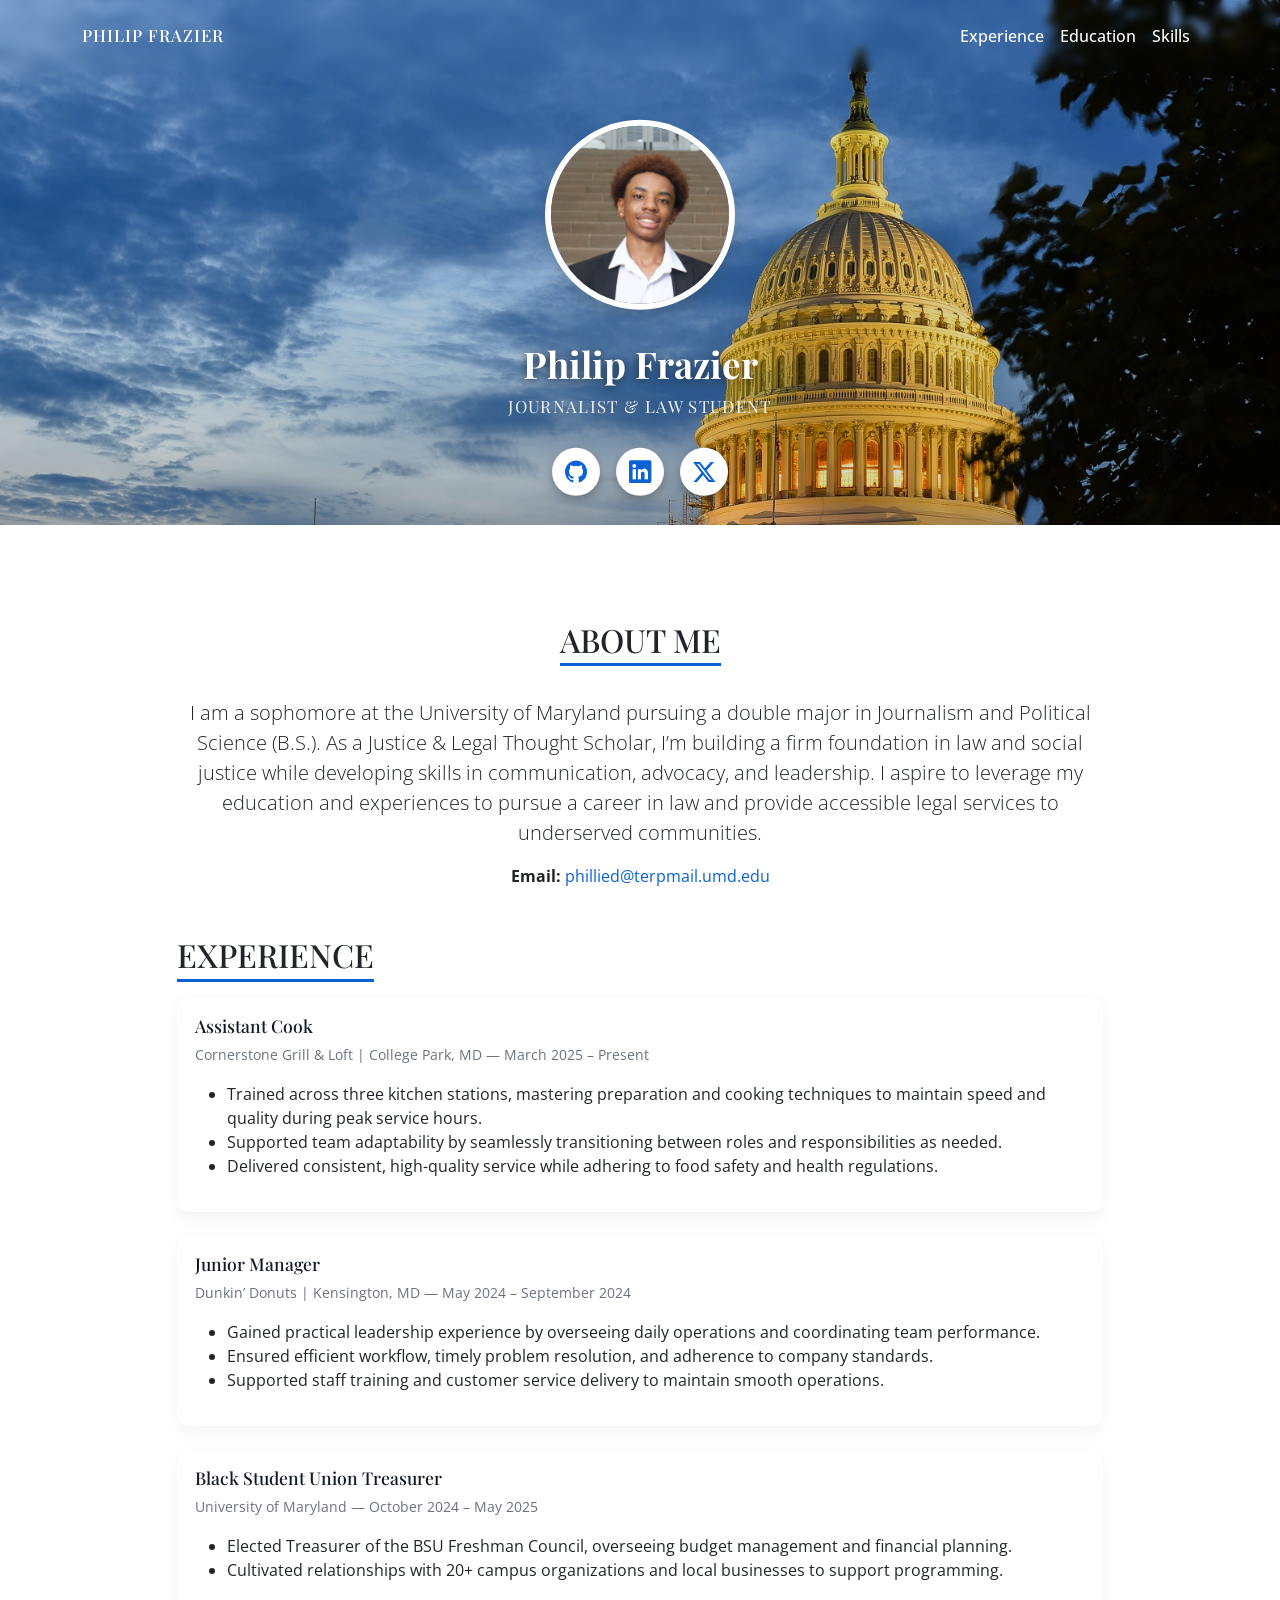
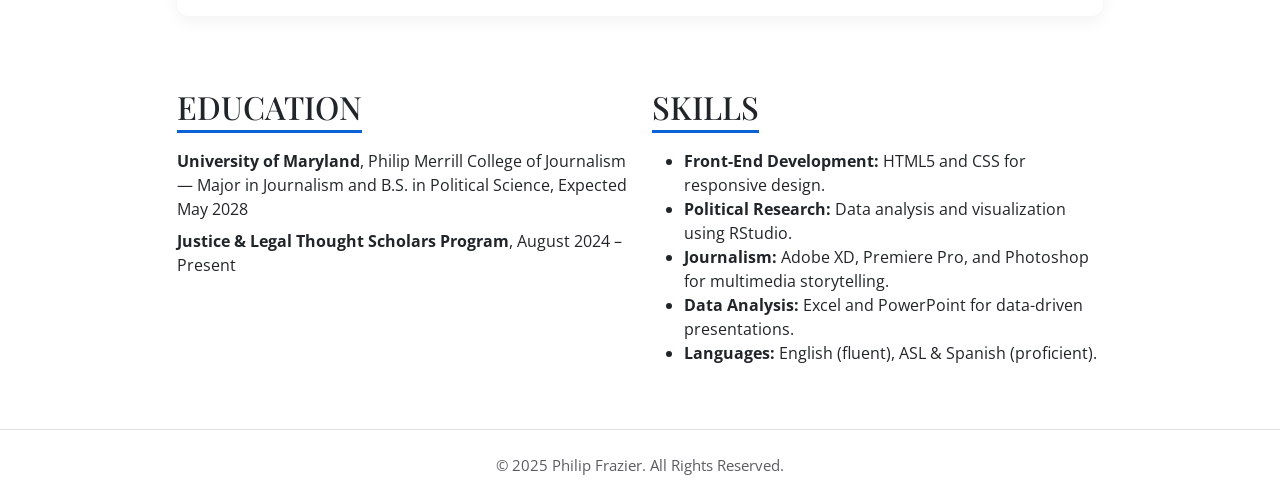
<file: CMSC122/index.html>
<!doctype html>
<html lang="en">
<head>
  <meta charset="utf-8" />
  <meta name="viewport" content="width=device-width,initial-scale=1" />
  <title>Philip Frazier — Resume</title>

  <!-- Bootstrap core CSS -->
  <link href="https://cdn.jsdelivr.net/npm/bootstrap@5.3.3/dist/css/bootstrap.min.css" rel="stylesheet">

  <!-- Bootstrap Icons -->
  <link href="https://cdn.jsdelivr.net/npm/bootstrap-icons@1.11.3/font/bootstrap-icons.css" rel="stylesheet">

  <!-- Google Fonts -->
  <link href="https://fonts.googleapis.com/css2?family=Playfair+Display:wght@600;700&family=Open+Sans:wght@300;400;600&display=swap" rel="stylesheet">

  <!-- Custom Styles -->
  <link rel="stylesheet" href="style.css">
</head>

<body id="top" class="text-dark">

<!-- HEADER / TOPPER -->
<header class="page-topper position-relative">
  <div class="topper-image" role="img" aria-label="U.S. Capitol Building background"></div>

  <!-- NAVBAR -->
  <nav class="navbar navbar-expand-lg navbar-dark bg-transparent position-absolute top-0 w-100">
    <div class="container">
      <a class="navbar-brand display-name text-white" href="#top">PHILIP FRAZIER</a>
      <button class="navbar-toggler" type="button" data-bs-toggle="collapse" data-bs-target="#navMain" aria-controls="navMain" aria-expanded="false" aria-label="Toggle navigation">
        <span class="navbar-toggler-icon"></span>
      </button>

      <div class="collapse navbar-collapse justify-content-end" id="navMain">
        <ul class="navbar-nav align-items-lg-center">
          <li class="nav-item"><a class="nav-link text-white" href="#experience">Experience</a></li>
          <li class="nav-item"><a class="nav-link text-white" href="#education">Education</a></li>
          <li class="nav-item"><a class="nav-link text-white" href="#skills">Skills</a></li>
        </ul>
      </div>
    </div>
  </nav>

  <!-- TOPPER CONTENT -->
  <div class="topper-content text-center">
    <img src="philip.jpeg" alt="Philip Frazier headshot" class="headshot rounded-circle shadow" />
    <h1 class="topper-name mt-3">Philip Frazier</h1>
    <p class="topper-subtitle">Journalist &amp; Law Student</p>

    <!-- SOCIAL ICONS -->
    <div class="social-icons">
      <a href="https://github.com/PhillieDefault/philipfrazier-jour352" target="_blank" class="social-link" aria-label="GitHub">
        <i class="bi bi-github"></i>
      </a>
      <a href="https://www.linkedin.com/in/philip-frazier-004ab1285/" target="_blank" class="social-link" aria-label="LinkedIn">
        <i class="bi bi-linkedin"></i>
      </a>
      <a href="https://x.com/philipfrazzy" target="_blank" class="social-link" aria-label="Twitter / X">
        <i class="bi bi-twitter-x"></i>
      </a>
    </div>
  </div>
</header>

<!-- MAIN CONTENT -->
<main class="container my-5 pt-5">
  <div class="row justify-content-center">
    <div class="col-lg-10">
      <!-- ABOUT -->
      <section id="about" class="mb-5 text-center">
        <h2 class="section-heading">ABOUT ME</h2>
        <p class="lead small mt-3">
          I am a sophomore at the University of Maryland pursuing a double major in Journalism and Political Science (B.S.). As a Justice &amp; Legal Thought Scholar, I’m building a firm foundation in law and social justice while developing skills in communication, advocacy, and leadership. I aspire to leverage my education and experiences to pursue a career in law and provide accessible legal services to underserved communities.
        </p>
        <ul class="contact-list list-unstyled mt-3">
          <li><strong>Email:</strong> <a href="mailto:phillied@terpmail.umd.edu">phillied@terpmail.umd.edu</a></li>
        </ul>
      </section>

      <!-- EXPERIENCE -->
      <section id="experience" class="mb-5">
        <h2 class="section-heading">EXPERIENCE</h2>

        <article class="job mb-4">
          <h3 class="job-title">Assistant Cook</h3>
          <p class="job-meta">Cornerstone Grill &amp; Loft | College Park, MD — March 2025 – Present</p>
          <ul>
            <li>Trained across three kitchen stations, mastering preparation and cooking techniques to maintain speed and quality during peak service hours.</li>
            <li>Supported team adaptability by seamlessly transitioning between roles and responsibilities as needed.</li>
            <li>Delivered consistent, high-quality service while adhering to food safety and health regulations.</li>
          </ul>
        </article>

        <article class="job mb-4">
          <h3 class="job-title">Junior Manager</h3>
          <p class="job-meta">Dunkin’ Donuts | Kensington, MD — May 2024 – September 2024</p>
          <ul>
            <li>Gained practical leadership experience by overseeing daily operations and coordinating team performance.</li>
            <li>Ensured efficient workflow, timely problem resolution, and adherence to company standards.</li>
            <li>Supported staff training and customer service delivery to maintain smooth operations.</li>
          </ul>
        </article>

        <article class="job">
          <h3 class="job-title">Black Student Union Treasurer</h3>
          <p class="job-meta">University of Maryland — October 2024 – May 2025</p>
          <ul>
            <li>Elected Treasurer of the BSU Freshman Council, overseeing budget management and financial planning.</li>
            <li>Cultivated relationships with 20+ campus organizations and local businesses to support programming.</li>
          </ul>
        </article>
      </section>

      <!-- EDUCATION & SKILLS -->
      <div class="row mt-5 gx-4 gy-4">
        <div id="education" class="col-md-6">
          <h2 class="section-heading">EDUCATION</h2>
          <ul class="list-unstyled">
            <li><strong>University of Maryland</strong>, Philip Merrill College of Journalism — Major in Journalism and B.S. in Political Science, Expected May 2028</li>
            <li class="mt-2"><strong>Justice &amp; Legal Thought Scholars Program</strong>, August 2024 – Present</li>
          </ul>
        </div>

        <div id="skills" class="col-md-6">
          <h2 class="section-heading">SKILLS</h2>
          <ul class="skills-list">
            <li><strong>Front-End Development:</strong> HTML5 and CSS for responsive design.</li>
            <li><strong>Political Research:</strong> Data analysis and visualization using RStudio.</li>
            <li><strong>Journalism:</strong> Adobe XD, Premiere Pro, and Photoshop for multimedia storytelling.</li>
            <li><strong>Data Analysis:</strong> Excel and PowerPoint for data-driven presentations.</li>
            <li><strong>Languages:</strong> English (fluent), ASL & Spanish (proficient).</li>
          </ul>
        </div>
      </div>
    </div>
  </div>
</main>

<!-- FOOTER -->
<footer class="site-footer text-center py-4 border-top">
  <p class="mb-0 text-muted">&copy; 2025 Philip Frazier. All Rights Reserved.</p>
</footer>

<!-- Bootstrap JS -->
<script src="https://cdn.jsdelivr.net/npm/bootstrap@5.3.3/dist/js/bootstrap.bundle.min.js"></script>
</body>
</html>
</file>
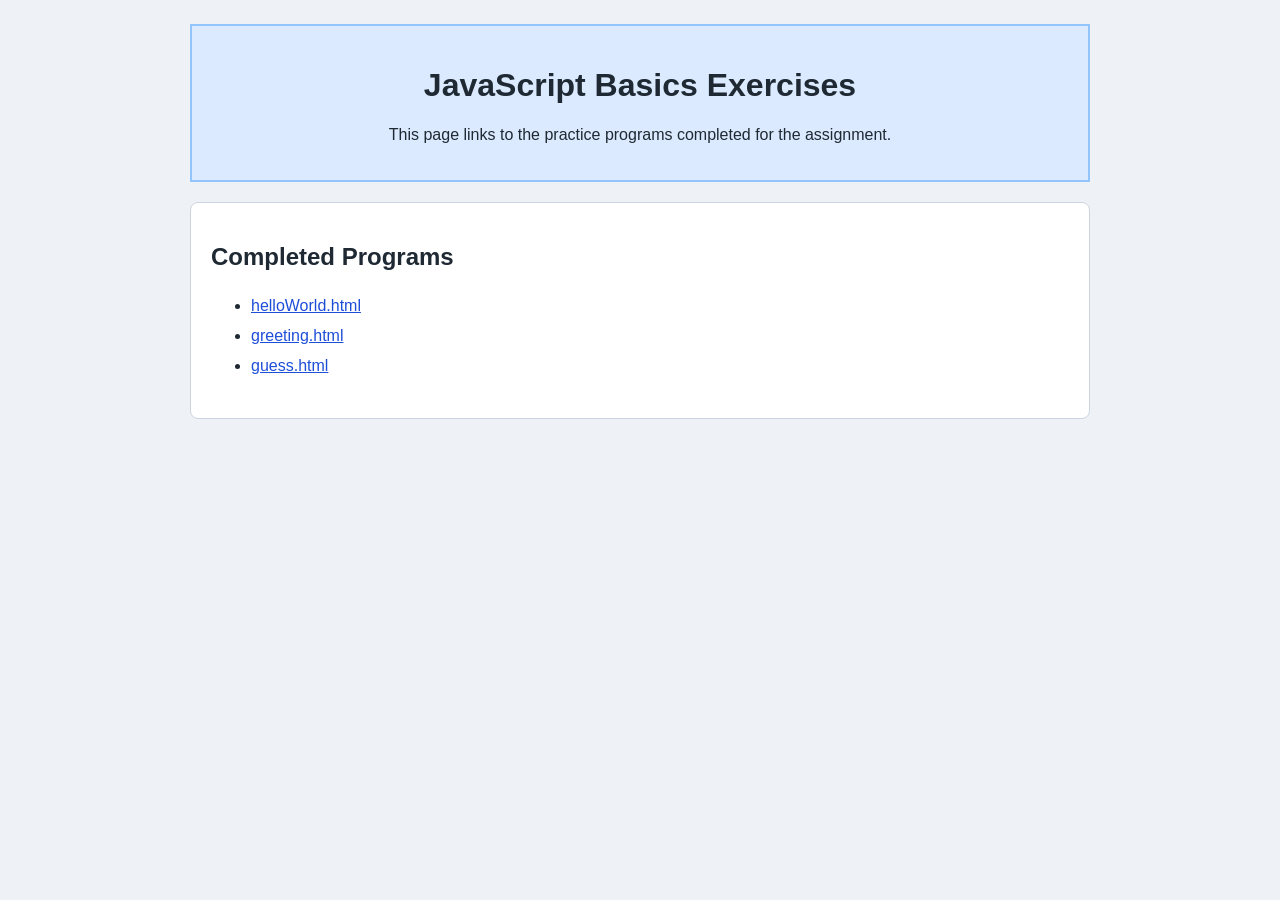
<file: CMSC122/Java Basics/index.html>
<!DOCTYPE html>
<html lang="en">
<head>
    <meta charset="UTF-8">
    <meta name="viewport" content="width=device-width, initial-scale=1.0">
    <title>JavaScript Basics Exercises</title>
    <link rel="stylesheet" href="basics.css">
</head>
<body>
    <div class="container">
        <header>
            <h1>JavaScript Basics Exercises</h1>
            <p>This page links to the practice programs completed for the assignment.</p>
        </header>

        <main>
            <section class="card">
                <h2>Completed Programs</h2>
                <ul class="exercise-list">
                    <li><a href="helloWorld.html">helloWorld.html</a></li>
                    <li><a href="greeting.html">greeting.html</a></li>
                    <li><a href="guess.html">guess.html</a></li>
                </ul>
            </section>
        </main>
    </div>
</body>
</html>
</file>
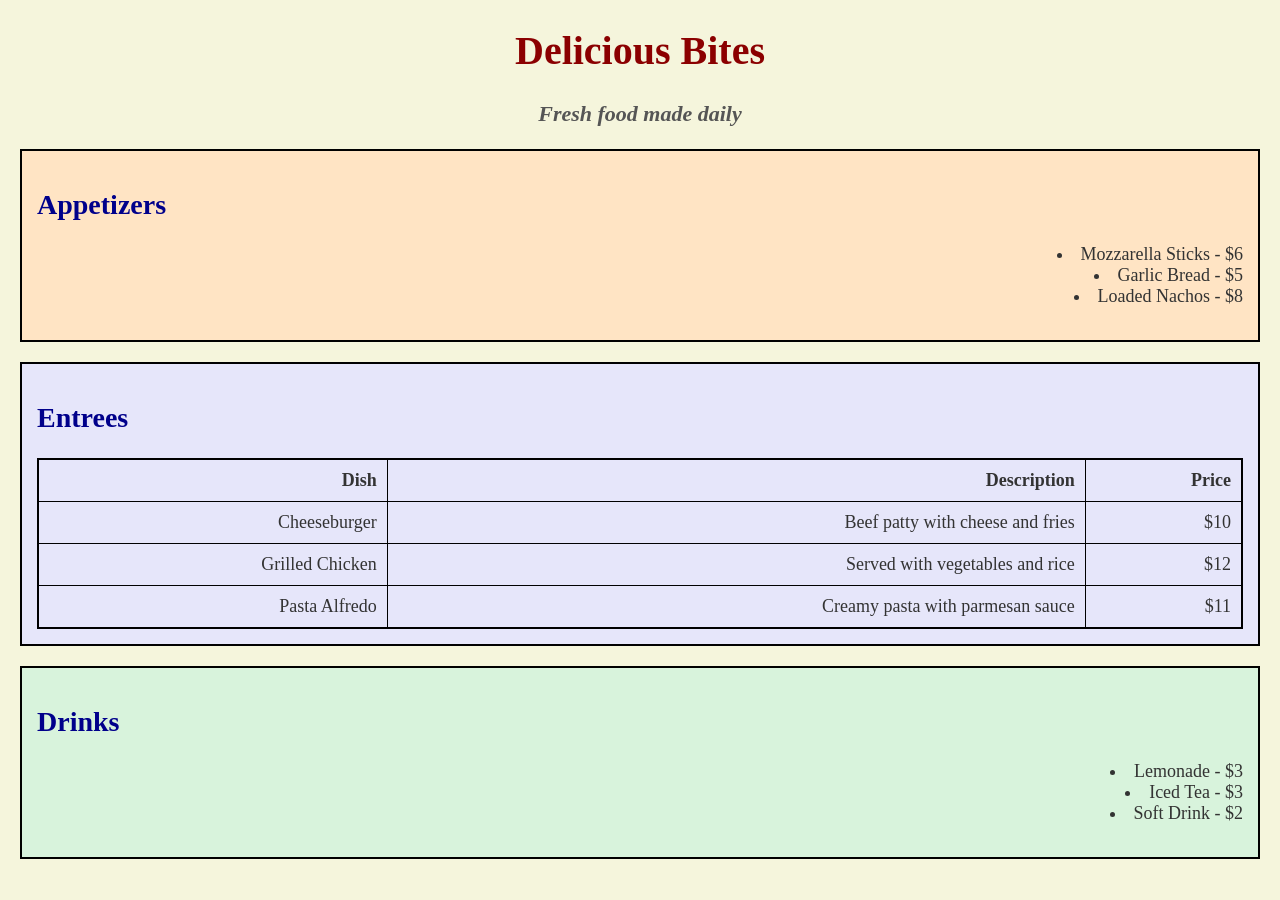
<file: CMSC122/Menu/index.html>
<!DOCTYPE html>
<html lang="en">
<head>
    <meta charset="UTF-8">
    <meta name="viewport" content="width=device-width, initial-scale=1.0">
    <title>Delicious Bites Menu</title>
    <link rel="stylesheet" href="style.css">
</head>
<body>

    <h1>Delicious Bites</h1>
    <h3>Fresh food made daily</h3>

    <div class="appetizers">
        <h2>Appetizers</h2>
        <ul>
            <li>Mozzarella Sticks - $6</li>
            <li>Garlic Bread - $5</li>
            <li>Loaded Nachos - $8</li>
        </ul>
    </div>

    <div class="entrees">
        <h2>Entrees</h2>
        <table>
            <tr>
                <th>Dish</th>
                <th>Description</th>
                <th>Price</th>
            </tr>
            <tr>
                <td>Cheeseburger</td>
                <td>Beef patty with cheese and fries</td>
                <td>$10</td>
            </tr>
            <tr>
                <td>Grilled Chicken</td>
                <td>Served with vegetables and rice</td>
                <td>$12</td>
            </tr>
            <tr>
                <td>Pasta Alfredo</td>
                <td>Creamy pasta with parmesan sauce</td>
                <td>$11</td>
            </tr>
        </table>
    </div>

    <div class="drinks">
        <h2>Drinks</h2>
        <ul>
            <li>Lemonade - $3</li>
            <li>Iced Tea - $3</li>
            <li>Soft Drink - $2</li>
        </ul>
    </div>

</body>
</html>
</file>
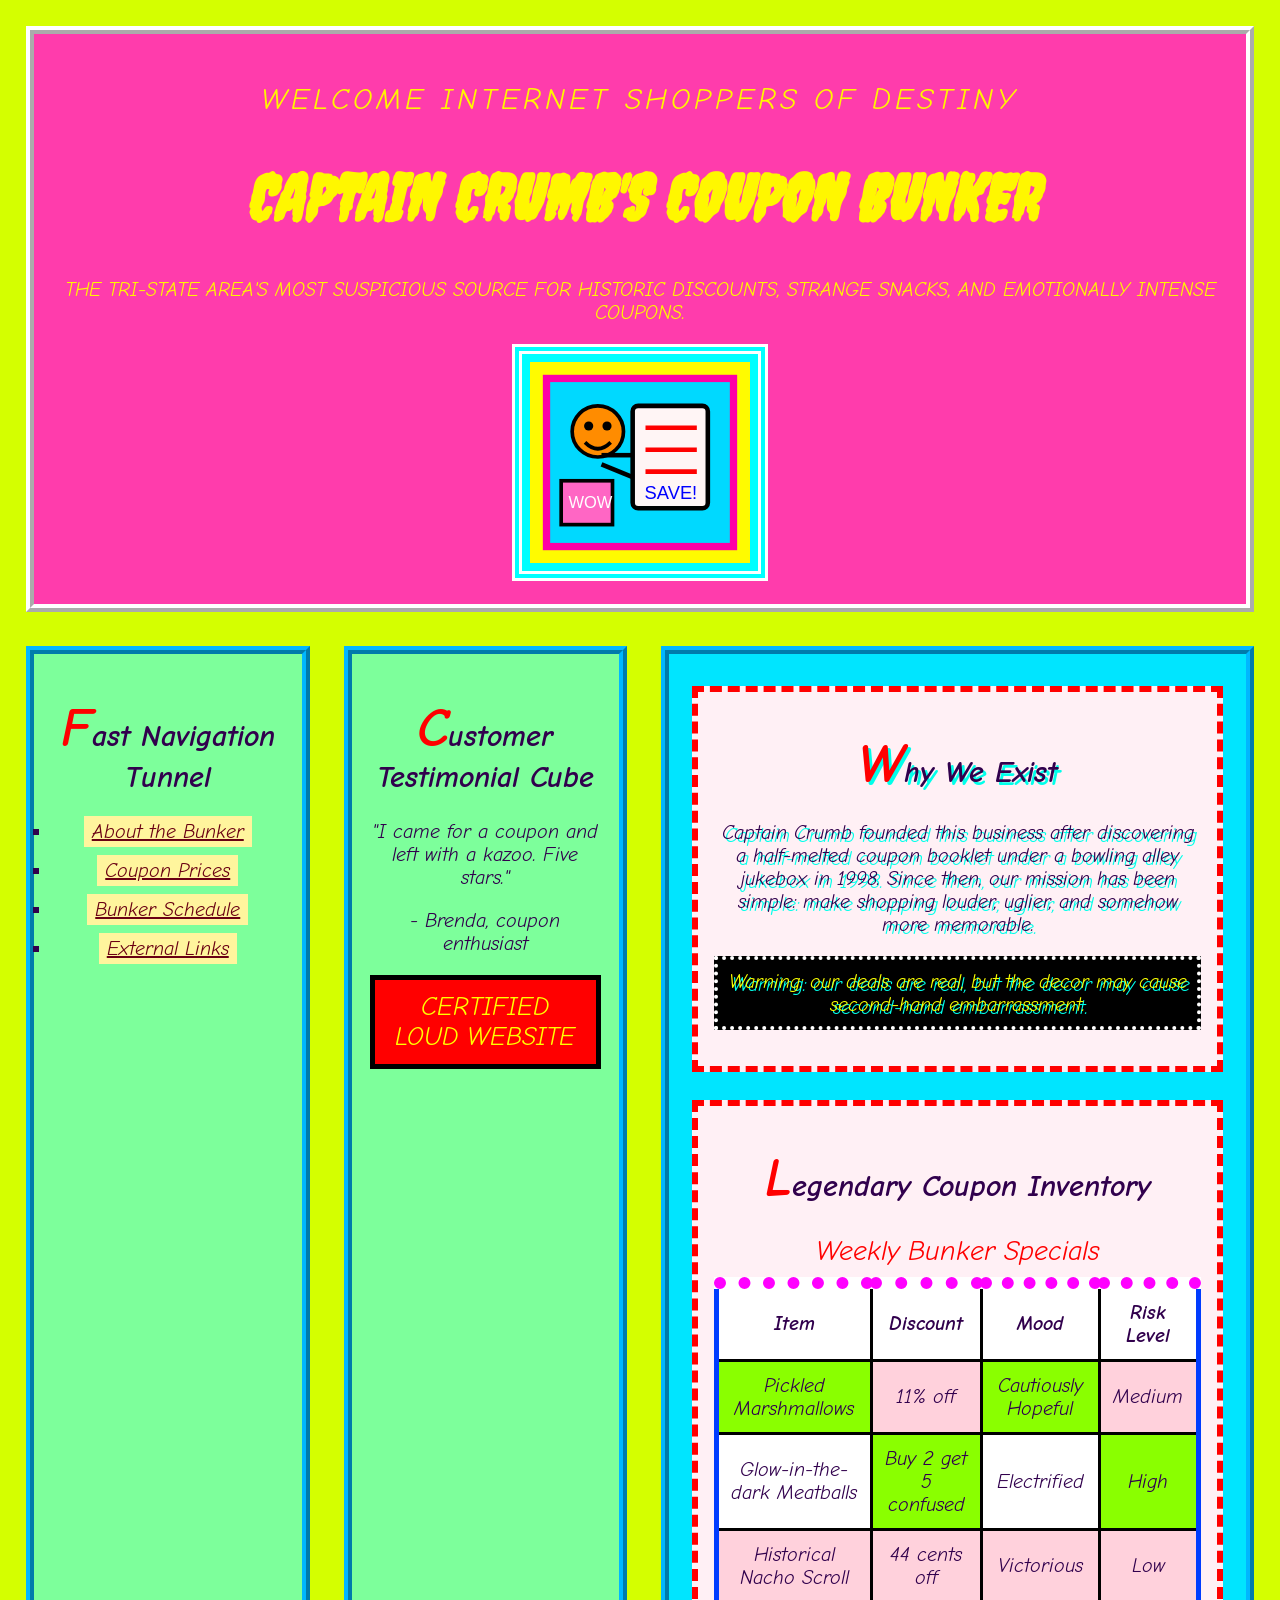
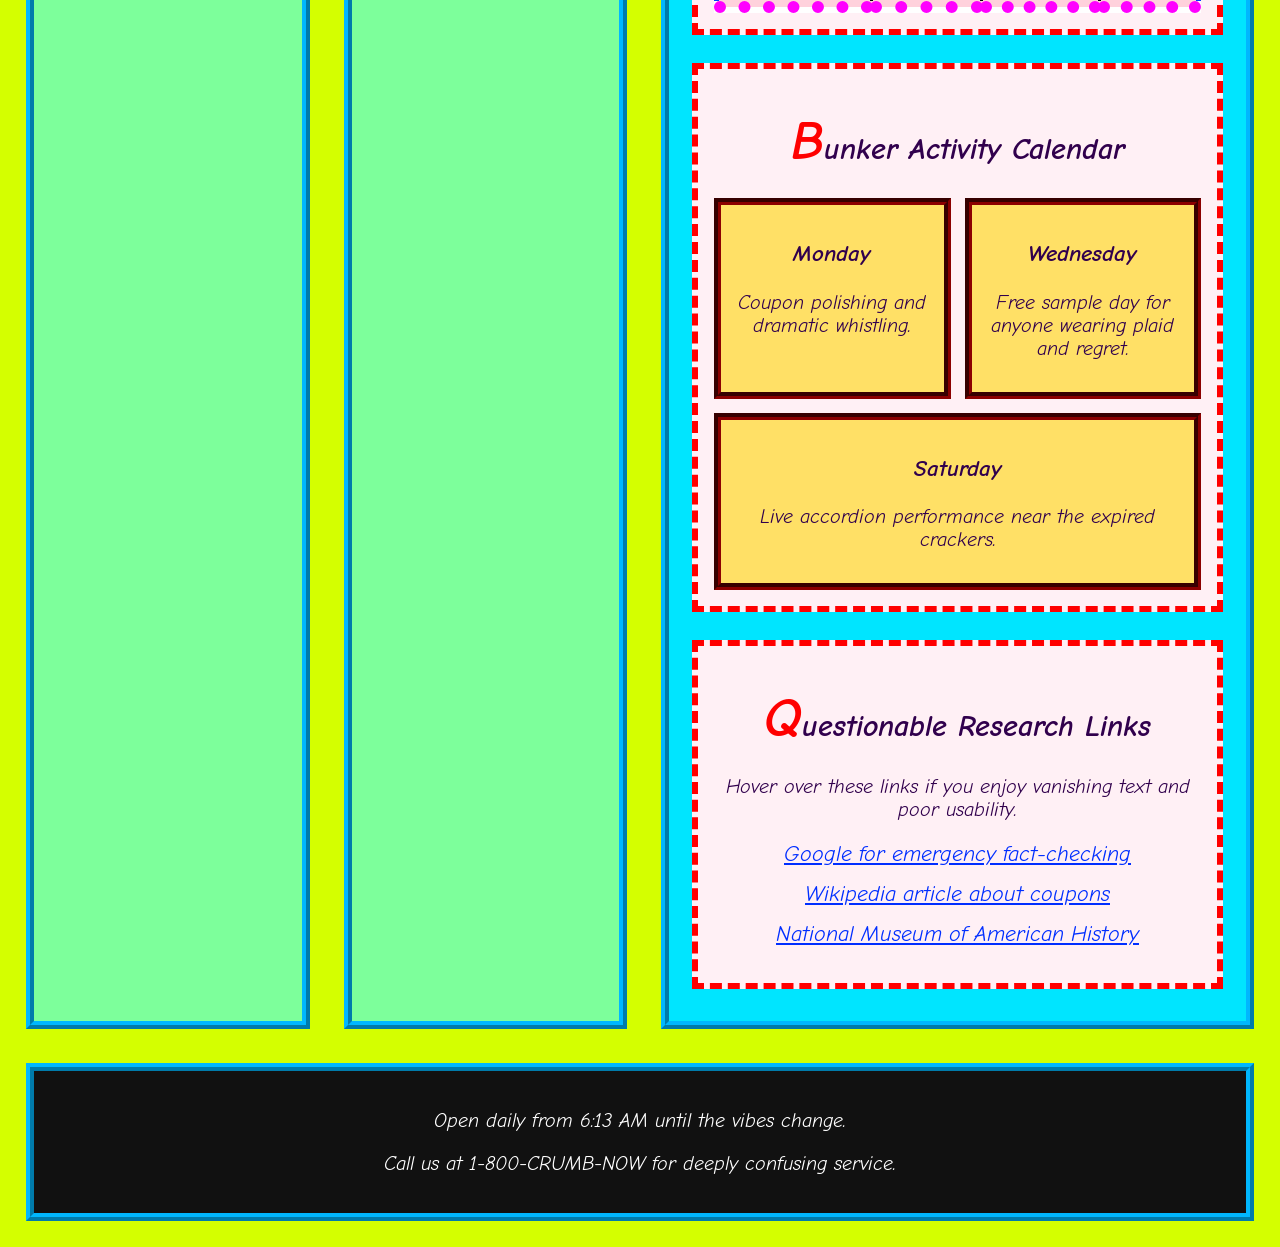
<file: CMSC122/Project 2/index.html>
<!DOCTYPE html>
<html lang="en">
<head>
    <meta charset="UTF-8">
    <meta name="viewport" content="width=device-width, initial-scale=1.0">
    <title>Captain Crumb's Coupon Bunker</title>
    <link rel="preconnect" href="https://fonts.googleapis.com">
    <link rel="preconnect" href="https://fonts.gstatic.com" crossorigin>
    <link href="https://fonts.googleapis.com/css2?family=Creepster&family=Comic+Neue:wght@400;700&display=swap" rel="stylesheet">
    <link rel="stylesheet" href="style.css">
</head>
<body>
    <div class="page-shell">
        <header class="panel hero-box" id="topBanner">
            <p class="blinkish">WELCOME INTERNET SHOPPERS OF DESTINY</p>
            <h1>Captain Crumb's Coupon Bunker</h1>
            <p class="subtext">The tri-state area's most suspicious source for historic discounts, strange snacks, and emotionally intense coupons.</p>
            <img src="coupon-mascot.svg" alt="A goofy mascot holding a giant coupon" class="mascot">
        </header>

        <nav class="panel side-box">
            <h2>Fast Navigation Tunnel</h2>
            <ul class="nav-list">
                <li><a href="#about">About the Bunker</a></li>
                <li><a href="#prices">Coupon Prices</a></li>
                <li><a href="#schedule">Bunker Schedule</a></li>
                <li><a href="#links">External Links</a></li>
            </ul>
        </nav>
        <main class="panel main-box">
            <section id="about" class="content-card weird-shadow">
                <h2>Why We Exist</h2>
                <p>Captain Crumb founded this business after discovering a half-melted coupon booklet under a bowling alley jukebox in 1998. Since then, our mission has been simple: make shopping louder, uglier, and somehow more memorable.</p>
                <p class="warning-note">Warning: our deals are real, but the decor may cause second-hand embarrassment.</p>
            </section>

            <section id="prices" class="content-card">
                <h2>Legendary Coupon Inventory</h2>
                <table class="deal-table">
                    <caption>Weekly Bunker Specials</caption>
                    <tr>
                        <th>Item</th>
                        <th>Discount</th>
                        <th>Mood</th>
                        <th>Risk Level</th>
                    </tr>
                    <tr>
                        <td class="changeTable">Pickled Marshmallows</td>
                        <td>11% off</td>
                        <td class="changeTable">Cautiously Hopeful</td>
                        <td>Medium</td>
                    </tr>
                    <tr>
                        <td>Glow-in-the-dark Meatballs</td>
                        <td class="changeTable">Buy 2 get 5 confused</td>
                        <td>Electrified</td>
                        <td class="changeTable">High</td>
                    </tr>
                    <tr>
                        <td>Historical Nacho Scroll</td>
                        <td>44 cents off</td>
                        <td>Victorious</td>
                        <td>Low</td>
                    </tr>
                </table>
            </section>

            <section id="schedule" class="content-card">
                <h2>Bunker Activity Calendar</h2>
                <div class="mini-columns">
                    <div class="event-box">
                        <h3>Monday</h3>
                        <p>Coupon polishing and dramatic whistling.</p>
                    </div>
                    <div class="event-box">
                        <h3>Wednesday</h3>
                        <p>Free sample day for anyone wearing plaid and regret.</p>
                    </div>
                    <div class="event-box">
                        <h3>Saturday</h3>
                        <p>Live accordion performance near the expired crackers.</p>
                    </div>
                </div>
            </section>

            <section id="links" class="content-card">
                <h2>Questionable Research Links</h2>
                <p>Hover over these links if you enjoy vanishing text and poor usability.</p>
                <ul class="external-list">
                    <li><a id="googleLink" href="https://www.google.com" target="_blank" rel="noopener noreferrer">Google for emergency fact-checking</a></li>
                    <li><a id="wikiLink" href="https://en.wikipedia.org/wiki/Coupon" target="_blank" rel="noopener noreferrer">Wikipedia article about coupons</a></li>
                    <li><a id="museumLink" href="https://americanhistory.si.edu/" target="_blank" rel="noopener noreferrer">National Museum of American History</a></li>
                </ul>
            </section>
        </main>

        <aside class="panel side-box special-box">
            <h2>Customer Testimonial Cube</h2>
            <p>"I came for a coupon and left with a kazoo. Five stars."</p>
            <p>- Brenda, coupon enthusiast</p>
            <div class="badge" id="vipSticker">CERTIFIED LOUD WEBSITE</div>
        </aside>

        <footer class="panel footer-box">
            <p>Open daily from 6:13 AM until the vibes change.</p>
            <p>Call us at 1-800-CRUMB-NOW for deeply confusing service.</p>
        </footer>
    </div>
</body>
</html>
</file>
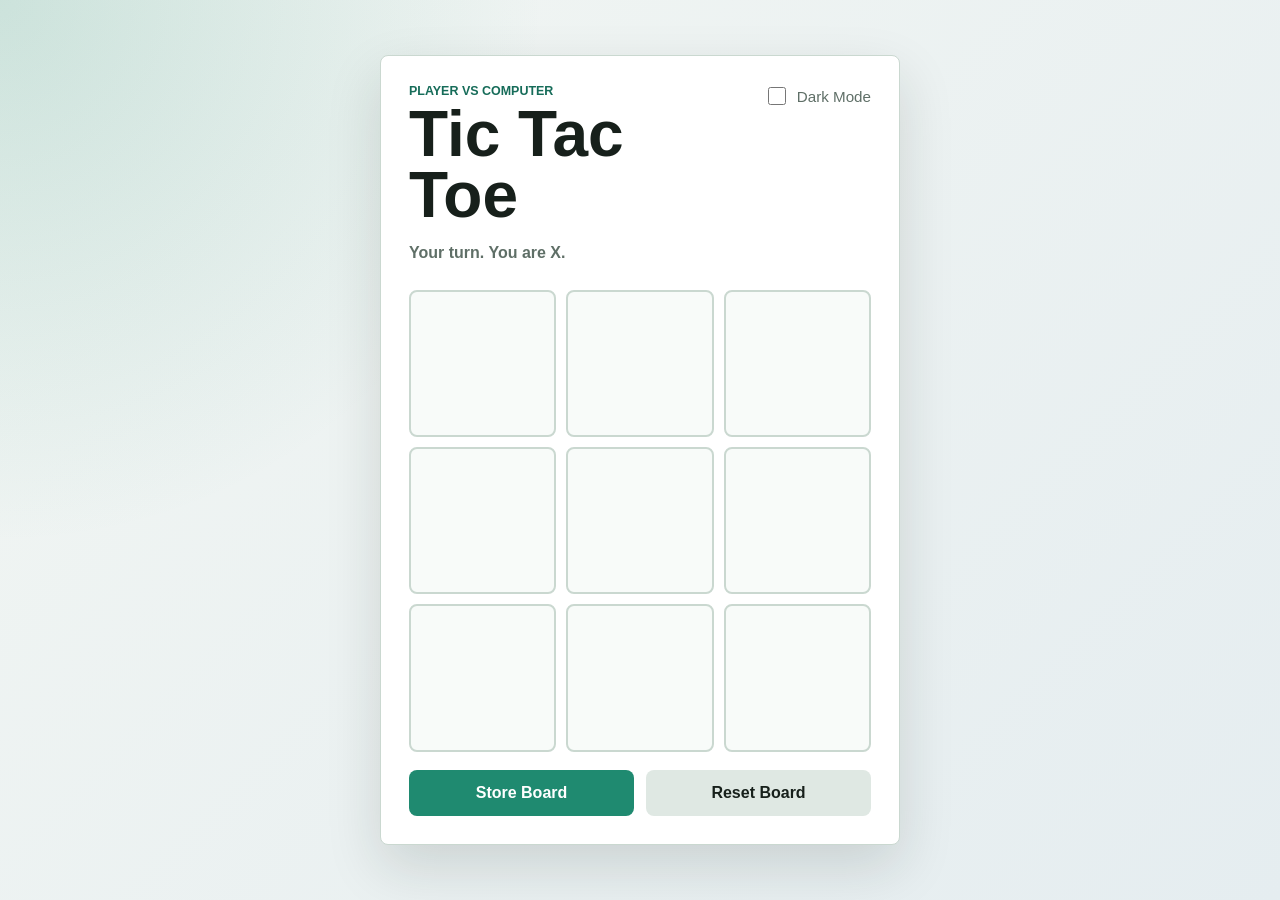
<file: CMSC122/Project 3/index.html>
<!DOCTYPE html>
<html lang="en">
<head>
  <meta charset="UTF-8">
  <meta name="viewport" content="width=device-width, initial-scale=1.0">
  <title>Tic Tac Toe</title>
  <link rel="stylesheet" href="style.css">
</head>
<body>
  <main class="game-shell">
    <section class="game-panel" aria-labelledby="gameTitle">
      <div class="top-bar">
        <div>
          <p class="eyebrow">Player vs Computer</p>
          <h1 id="gameTitle">Tic Tac Toe</h1>
        </div>

        <label class="mode-toggle">
          <input type="checkbox" id="darkToggle" onclick="darkMode()">
          <span>Dark Mode</span>
        </label>
      </div>

      <p id="status" class="status">Your turn. You are X.</p>

      <form id="boardForm" class="board" aria-label="Tic Tac Toe board">
        <input class="cell" id="cell0" maxlength="1" aria-label="Top left square" onclick="playTurn(0)" oninput="store()">
        <input class="cell" id="cell1" maxlength="1" aria-label="Top middle square" onclick="playTurn(1)" oninput="store()">
        <input class="cell" id="cell2" maxlength="1" aria-label="Top right square" onclick="playTurn(2)" oninput="store()">
        <input class="cell" id="cell3" maxlength="1" aria-label="Middle left square" onclick="playTurn(3)" oninput="store()">
        <input class="cell" id="cell4" maxlength="1" aria-label="Middle square" onclick="playTurn(4)" oninput="store()">
        <input class="cell" id="cell5" maxlength="1" aria-label="Middle right square" onclick="playTurn(5)" oninput="store()">
        <input class="cell" id="cell6" maxlength="1" aria-label="Bottom left square" onclick="playTurn(6)" oninput="store()">
        <input class="cell" id="cell7" maxlength="1" aria-label="Bottom middle square" onclick="playTurn(7)" oninput="store()">
        <input class="cell" id="cell8" maxlength="1" aria-label="Bottom right square" onclick="playTurn(8)" oninput="store()">
      </form>

      <div class="actions">
        <button type="button" onclick="store()">Store Board</button>
        <button type="button" class="secondary" onclick="reset()">Reset Board</button>
      </div>
    </section>
  </main>

  <script src="script.js"></script>
</body>
</html>
</file>
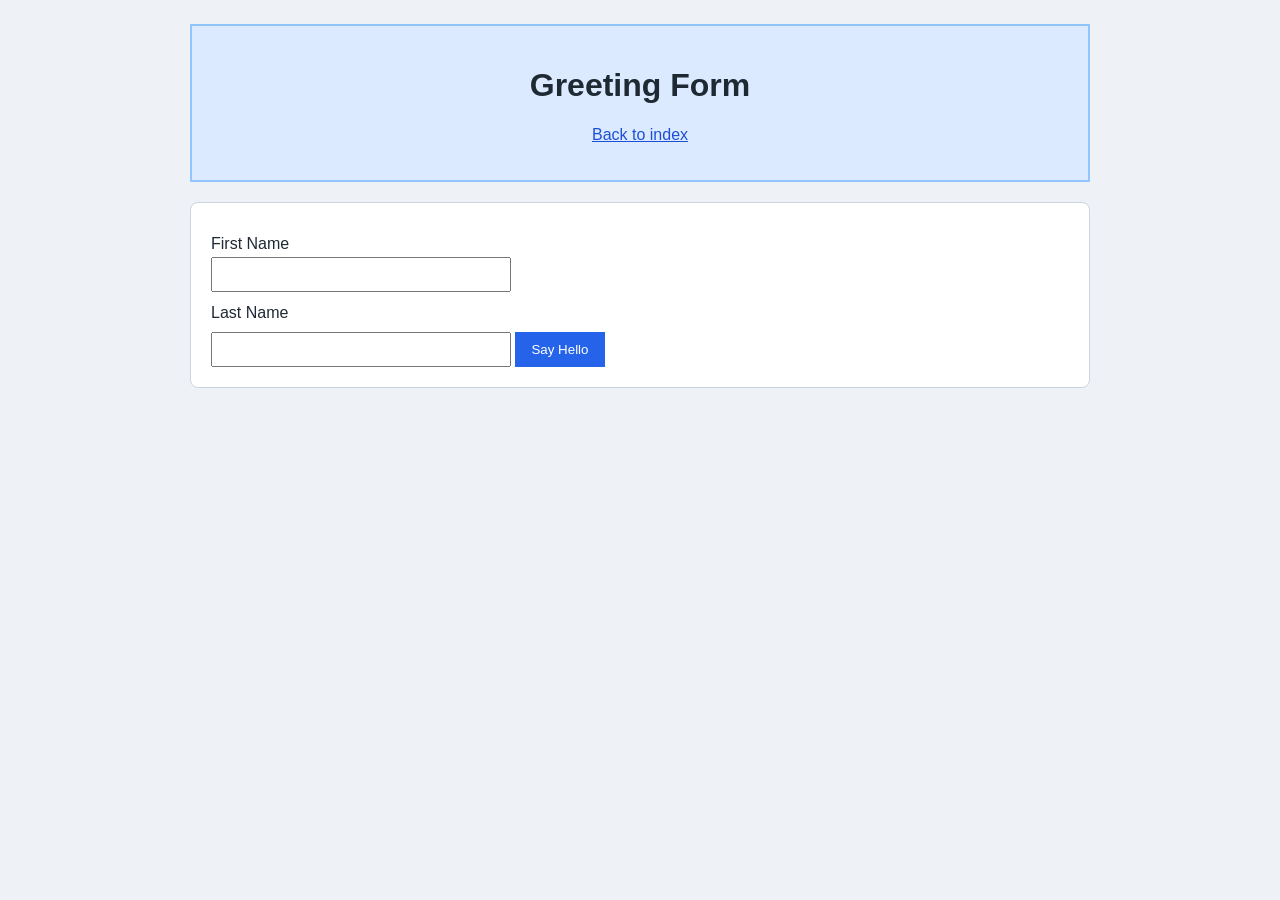
<file: CMSC122/Java Basics/greeting.html>
<!DOCTYPE html>
<html lang="en">
<head>
    <meta charset="UTF-8">
    <meta name="viewport" content="width=device-width, initial-scale=1.0">
    <title>Greeting Form</title>
    <link rel="stylesheet" href="basics.css">
</head>
<body>
    <div class="container">
        <header>
            <h1>Greeting Form</h1>
            <p><a href="index.html">Back to index</a></p>
        </header>

        <section class="card">
            <form>
                <label for="firstName">First Name</label>
                <input type="text" id="firstName" name="firstName">

                <label for="lastName">Last Name</label>
                <input type="text" id="lastName" name="lastName">

                <button type="button" class="button" onclick="showGreeting()">Say Hello</button>
            </form>
        </section>
    </div>

    <script>
        function showGreeting() {
            var first = document.getElementById("firstName").value;
            var last = document.getElementById("lastName").value;
            alert("Hello, " + first + " " + last);
        }
    </script>
</body>
</html>
</file>
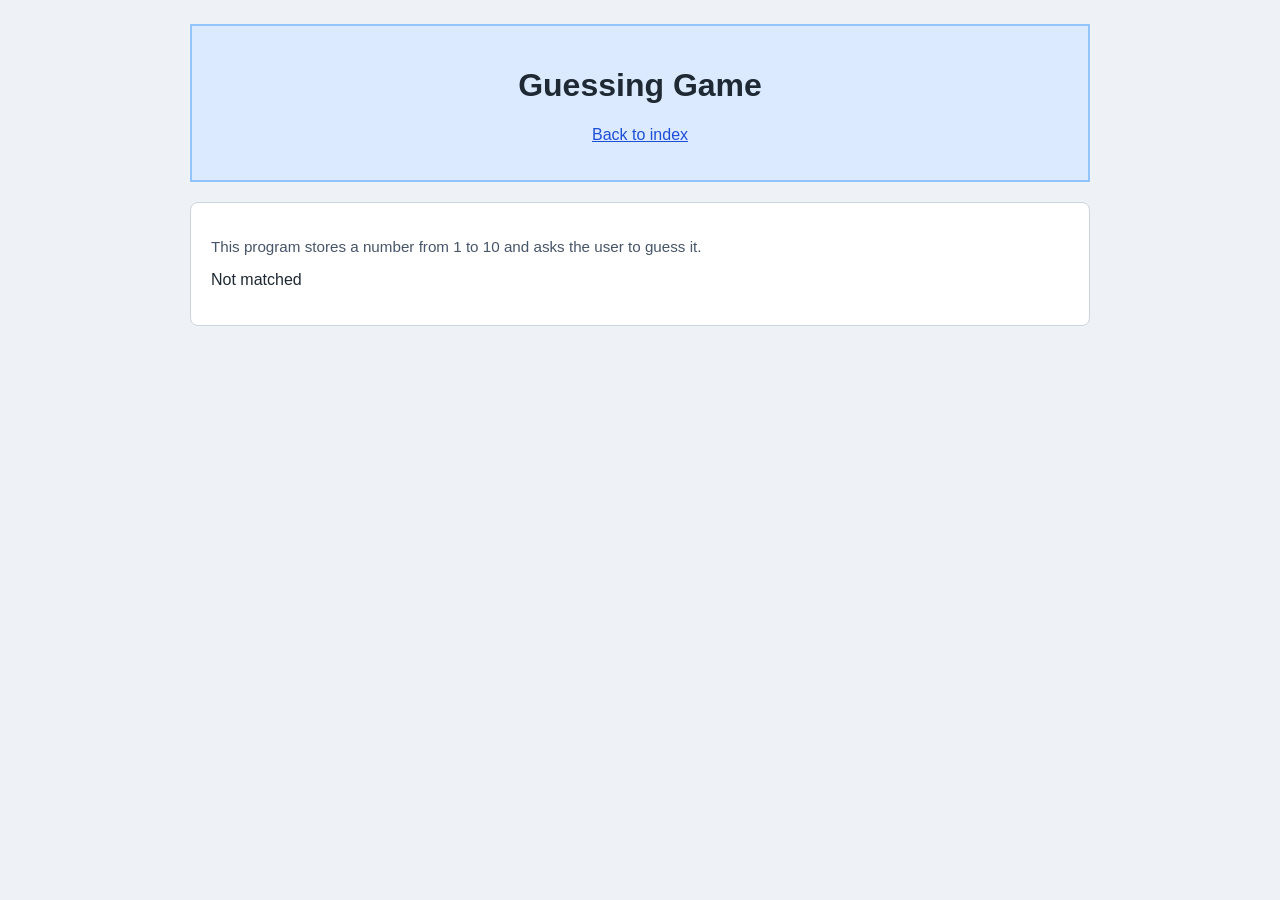
<file: CMSC122/Java Basics/guess.html>
<!DOCTYPE html>
<html lang="en">
<head>
    <meta charset="UTF-8">
    <meta name="viewport" content="width=device-width, initial-scale=1.0">
    <title>Guessing Game</title>
    <link rel="stylesheet" href="basics.css">
</head>
<body>
    <div class="container">
        <header>
            <h1>Guessing Game</h1>
            <p><a href="index.html">Back to index</a></p>
        </header>

        <section class="card">
            <p class="small-note">This program stores a number from 1 to 10 and asks the user to guess it.</p>
            <script>
                var secretNumber = 7;
                var userGuess = parseInt(prompt("Guess a number from 1 to 10:"), 10);

                if (userGuess === secretNumber) {
                    document.writeln("<p>Good Work</p>");
                } else {
                    document.writeln("<p>Not matched</p>");
                }
            </script>
        </section>
    </div>
</body>
</html>
</file>
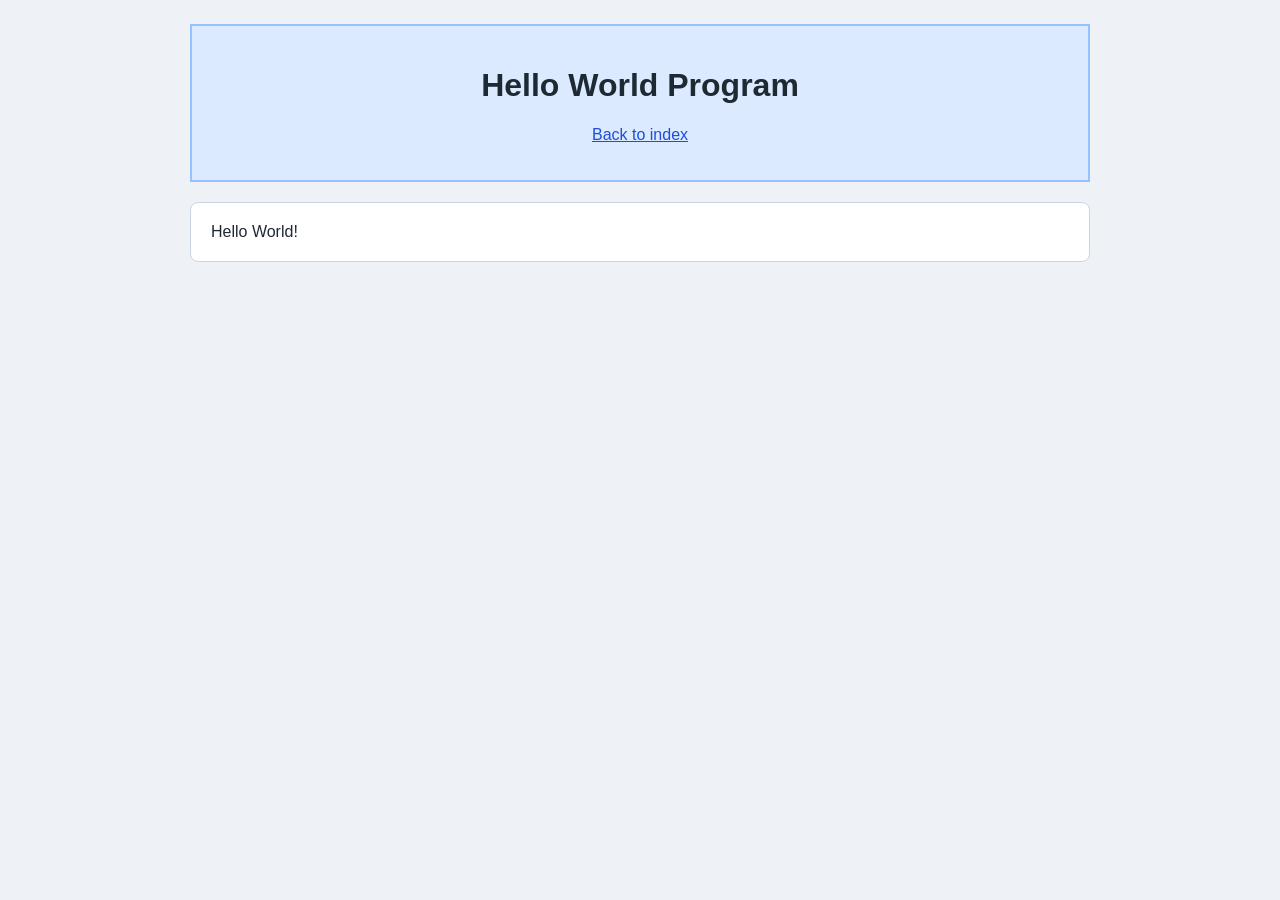
<file: CMSC122/Java Basics/helloWorld.html>
<!DOCTYPE html>
<html lang="en">
<head>
    <meta charset="UTF-8">
    <meta name="viewport" content="width=device-width, initial-scale=1.0">
    <title>Hello World</title>
    <link rel="stylesheet" href="basics.css">
</head>
<body>
    <div class="container">
        <header>
            <h1>Hello World Program</h1>
            <p><a href="index.html">Back to index</a></p>
        </header>

        <section class="card">
            <script>
                document.writeln("Hello World!");
            </script>
        </section>
    </div>
</body>
</html>
</file>
<file: CMSC122/style.css>
:root {
  --accent: #0b61d6;
  --muted: #6b7280;
  --heading-font: "Playfair Display", serif;
  --body-font: "Open Sans", sans-serif;
}

/* Base */
body {
  font-family: var(--body-font);
  color: #111827;
  background: #fff;
}
a {
  color: var(--accent);
  text-decoration: none;
}
a:hover {
  text-decoration: underline;
}

/* Navbar */
.display-name {
  font-family: var(--heading-font);
  font-size: 1.05rem;
  letter-spacing: 0.06em;
  text-transform: uppercase;
}

.navbar {
  position: fixed;
  top: 0;
  left: 0;
  width: 100%;
  background: rgba(255, 255, 255, 0.15);
  backdrop-filter: blur(4px);
  border-radius: 0 0 20px 20px;
  padding: 1rem 2rem;
  z-index: 999;
  display: flex;
  justify-content: space-between;
  align-items: center;
}

/* Navbar links */
.navbar a {
  color: white;
  font-weight: 500;
}
.navbar a:hover {
  color: #f5d76e;
}

.nav-link {
  position: relative;
  color: #fff;
  text-decoration: none;
}
.nav-link::after {
  content: '';
  position: absolute;
  width: 0%;
  height: 2px;
  left: 0;
  bottom: -5px;
  background-color: var(--accent);
  transition: width 0.3s;
}
.nav-link:hover::after {
  width: 100%;
}

/* Page Topper */
.page-topper {
  position: relative;
  width: 100%;
  height: 525px;
  overflow: hidden;
}

.topper-image {
  background: url('capitol.jpg') center top/cover no-repeat;
  filter: brightness(0.85) saturate(1.1);
  width: 100%;
  height: 100%;
  position: absolute;
  top: 0;
  left: 0;
  z-index: 0;
}

.topper-content {
  position: relative;
  top: 55%;
  transform: translateY(-45%);
  text-align: center;
  color: #fff;
  z-index: 2;
}

/* Headshot */
.headshot {
  width: 190px;
  height: 190px;
  object-fit: cover;
  border-radius: 50%;
  border: 6px solid #fff;
  box-shadow: 0 6px 18px rgba(0, 0, 0, 0.35);
  margin-bottom: 1rem;
}

/* Name + Subtitle */
.topper-name {
  font-family: var(--heading-font);
  font-weight: 700;
  font-size: 2.3rem;
  text-shadow: 0 2px 8px rgba(0,0,0,0.5);
}
.topper-subtitle {
  font-family: var(--heading-font);
  letter-spacing: 0.08em;
  text-transform: uppercase;
  font-size: 1.05rem;
  color: #f1f5f9;
  margin-top: 0.3rem;
}

/* Social Icons */
.social-icons {
  display: flex;
  gap: 1rem;
  justify-content: center;
  margin-top: 1.8rem;
}
.social-link {
  display: flex;
  align-items: center;
  justify-content: center;
  width: 48px;
  height: 48px;
  border-radius: 50%;
  background: #fff;
  color: var(--accent);
  font-size: 1.4rem;
  box-shadow: 0 4px 10px rgba(0,0,0,0.25);
  transition: transform 0.2s ease, box-shadow 0.2s ease;
}
.social-link:hover {
  transform: translateY(-4px);
  box-shadow: 0 8px 20px rgba(0,0,0,0.3);
}

/* Section Headings */
.section-heading {
  font-family: var(--heading-font);
  border-bottom: 3px solid var(--accent);
  display: inline-block;
  padding-bottom: 4px;
  margin-bottom: 1rem;
}

/* Job Cards */
.job {
  background: #fff;
  border-radius: 12px;
  padding: 1.1rem;
  box-shadow: 0 6px 16px rgba(0,0,0,0.05);
}
.job-title {
  font-family: var(--heading-font);
  font-size: 1.1rem;
  color: #111827;
}
.job-meta {
  color: var(--muted);
  font-size: 0.9rem;
}

/* Footer */
.site-footer {
  font-size: 0.92rem;
  background: #fff;
  color: var(--muted);
}

/* Responsive */
@media (max-width: 768px) {
  .page-topper {
    height: 420px;
  }
  .headshot {
    width: 140px;
    height: 140px;
  }
  .topper-name {
    font-size: 1.9rem;
  }
}
</file>
<file: CMSC122/Java Basics/basics.css>
body {
    margin: 0;
    font-family: Arial, sans-serif;
    background-color: #eef2f7;
    color: #1f2933;
}

.container {
    max-width: 900px;
    margin: 0 auto;
    padding: 24px;
}

header {
    background-color: #dbeafe;
    border: 2px solid #93c5fd;
    padding: 20px;
    margin-bottom: 20px;
    text-align: center;
}

main {
    display: flex;
    flex-wrap: wrap;
    gap: 20px;
}

.card {
    flex: 1 1 320px;
    background-color: #ffffff;
    border: 1px solid #cbd5e1;
    border-radius: 8px;
    padding: 20px;
}

.exercise-list {
    line-height: 1.9;
}

a {
    color: #1d4ed8;
}

a:hover {
    color: #b91c1c;
}

.button {
    background-color: #2563eb;
    color: #ffffff;
    border: none;
    padding: 10px 16px;
    margin-top: 10px;
    cursor: pointer;
}

.button:hover {
    background-color: #1d4ed8;
}

label {
    display: block;
    margin-top: 12px;
}

input {
    width: 100%;
    max-width: 280px;
    padding: 8px;
    margin-top: 4px;
}

.result {
    font-size: 2rem;
    font-weight: bold;
    margin-bottom: 14px;
}

.small-note {
    color: #475569;
    font-size: 0.95rem;
}
</file>
<file: CMSC122/Menu/style.css>
body {
    background-color: #f5f5dc;
    font-family: Cambria, Cochin, Georgia, Times, 'Times New Roman', serif sans-serif;
    color: #333;
    margin: 20px;
}

h1 {
    text-align: center;
    font-size: 40px;
    color: darkred;
}

h3 {
    text-align: center;
    font-size: 22px;
    font-style: italic;
    color: #555;
}

h2 {
    font-size: 28px;
    font-weight: bold;
    color: darkblue;
}

.appetizers {
    background-color: #ffe4c4;
    border: 2px solid black;
    padding: 15px;
    margin-bottom: 20px;
}

.entrees {
    background-color: #e6e6fa;
    border: 2px solid black;
    padding: 15px;
    margin-bottom: 20px;
}

.drinks {
    background-color: #d8f3dc;
    border: 2px solid black;
    padding: 15px;
    margin-bottom: 20px;
}

ul {
    list-style-position: inside;
    text-align: right;
    font-size: 18px;
}

table {
    width: 100%;
    border: 2px solid black;
    border-collapse: collapse;
    font-size: 18px;
    text-align: right;
}

th, td {
    border: 1px solid black;
    padding: 10px;
}
</file>
<file: CMSC122/Project 2/style.css>
body {
    background-color: #d4ff00;
    color: #31004d;
    font-family: "Comic Neue", cursive;
    font-size: 20px;
    font-style: italic;
    margin: 0;
    text-align: center;}

.page-shell {
    display: flex;
    flex-direction: row;
    flex-wrap: wrap;
    justify-content: space-around;
    align-items: stretch;
    align-content: flex-start;
    gap: 18px;
    padding: 18px;}

.panel {
    background-color: #ff8c00;
    border-style: ridge;
    border-width: 8px;
    border-color: #00b7ff;
    margin: 8px;
    padding: 18px;}

.hero-box {
    flex-basis: 100%;
    order: 1;
    background-color: #ff3cac;
    color: #fff700;
    text-transform: uppercase;}

.hero-box h1 {
    font-family: "Creepster", cursive;
    font-size: 64px;}

.side-box {
    flex: 1 1 220px;
    order: 2;
    background-color: #7dff9b;}

.main-box {
    display: flex;
    flex-direction: column;
    justify-content: flex-start;
    align-items: center;
    flex-grow: 2;
    flex-basis: 420px;
    order: 3;
    background-color: #00e5ff;}

.footer-box {
    flex-basis: 100%;
    order: 4;
    background-color: #111111;
    color: #ffffff;}

.content-card {
    width: 90%;
    background-color: #fff0f5;
    border-style: dashed;
    border-width: 6px;
    border-color: #ff0000;
    margin: 14px;
    padding: 16px;}

.weird-shadow {
    text-shadow: 3px 3px #00ffea;}

.warning-note {
    background-color: #000000;
    color: #f7ff00;
    border-style: dotted;
    border-width: 4px;
    border-color: #ffffff;
    padding: 10px;}

.blinkish {
    letter-spacing: 4px;
    font-size: 30px;}

.mascot {
    width: 220px;
    max-width: 100%;
    border-style: double;
    border-width: 10px;
    border-color: #ffffff;
    background-color: #00ffff;
    padding: 8px;}

.nav-list {
    list-style-type: square;
    padding: 0; }

.nav-list li {
    margin: 16px 0;}

.nav-list a {
    color: #6a0013;
    background-color: #fff59d;
    padding: 4px 8px;}

.nav-list a:hover {
    background-color: #ff00c8;}

.deal-table {
    width: 100%;
    background-color: #ffffff;
    border-collapse: collapse;
    border-top: 12px dotted #ff00ff;
    border-bottom: 12px dotted #ff00ff;
    border-left: 5px solid #003cff;
    border-right: 5px solid #003cff;
    margin-top: 12px;}

.deal-table caption {
    font-size: 28px;
    color: #ff0000;
    margin-bottom: 10px;}

.deal-table th,
.deal-table td {
    border-style: solid;
    border-width: 3px;
    border-color: #000000;
    padding: 12px;}

.changeTable {
    background-color: #8aff00;}

.mini-columns {
    display: flex;
    flex-flow: row wrap;
    justify-content: center;
    align-items: stretch;
    gap: 14px;}

.event-box {
    flex: 1 1 160px;
    background-color: #ffe066;
    border-style: groove;
    border-width: 7px;
    border-color: #8b0000;
    padding: 12px;}

.external-list {
    list-style-type: none;
    padding: 0;}

.external-list li {
    margin: 14px 0;}

#topBanner {
    border-color: #ffffff;}

#vipSticker {
    background-color: #ff0000;
    color: #ffff00;
    font-size: 26px;
    margin-top: 20px;
    padding: 12px;
    border-style: solid;
    border-width: 5px;
    border-color: #000000;}

#googleLink,
#wikiLink,
#museumLink {
    color: #002eff;
    font-size: 22px;}

#googleLink:hover,
#wikiLink:hover,
#museumLink:hover {
    color: #fff0f5;
    font-size: 34px;}

a:visited {
    color: #7a007a;}

tr:nth-child(even) {
    background-color: #ffd1dc;}

.special-box:hover {
    transform: rotate(-2deg);}

h2:first-letter {
    font-size: 180%;
    color: #ff0000;}

@media (max-width: 700px) {
    .page-shell {
        flex-direction: column;
        align-items: center;}

    .main-box,
    .side-box {
        width: 90% }}
</file>
<file: CMSC122/Project 3/style.css>
:root {
  --bg: #f2f6f3;
  --panel: #ffffff;
  --text: #17201b;
  --muted: #5f6f67;
  --line: #cad8d0;
  --accent: #1f8a70;
  --accent-strong: #166c59;
  --cell: #f8fbf9;
  --shadow: 0 22px 55px rgba(23, 32, 27, 0.14);}

* {
  box-sizing: border-box;}

body {
  min-height: 100vh;
  margin: 0;
  background:
    radial-gradient(circle at top left, rgba(31, 138, 112, 0.18), transparent 34rem),
    linear-gradient(135deg, var(--bg), #e5edf0);
  color: var(--text);
  font-family: Arial, Helvetica, sans-serif;}

.game-shell {
  min-height: 100vh;
  display: grid;
  place-items: center;
  padding: 24px;}

.game-panel {
  width: min(100%, 520px);
  padding: 28px;
  background: var(--panel);
  border: 1px solid var(--line);
  border-radius: 8px;
  box-shadow: var(--shadow);}

.top-bar {
  display: flex;
  align-items: start;
  justify-content: space-between;
  gap: 18px;
  margin-bottom: 18px;}

.eyebrow {
  margin: 0 0 6px;
  color: var(--accent-strong);
  font-size: 0.78rem;
  font-weight: 700;
  letter-spacing: 0;
  text-transform: uppercase;}

h1 {
  margin: 0;
  font-size: clamp(2.1rem, 9vw, 4rem);
  line-height: 0.95;}

.mode-toggle {
  display: flex;
  align-items: center;
  gap: 8px;
  color: var(--muted);
  font-size: 0.95rem;
  white-space: nowrap;
  cursor: pointer;}

.mode-toggle input {
  width: 18px;
  height: 18px;
  accent-color: var(--accent);}

.status {
  min-height: 28px;
  margin: 0 0 18px;
  color: var(--muted);
  font-weight: 700;}

.board {
  display: grid;
  grid-template-columns: repeat(3, 1fr);
  gap: 10px;
  aspect-ratio: 1;}

.cell {
  width: 100%;
  min-width: 0;
  border: 2px solid var(--line);
  border-radius: 8px;
  background: var(--cell);
  color: var(--text);
  font-size: clamp(2.5rem, 14vw, 5.5rem);
  font-weight: 800;
  text-align: center;
  text-transform: uppercase;
  caret-color: transparent;
  cursor: pointer;
  transition: transform 140ms ease, border-color 140ms ease, background 140ms ease;}

.cell:hover,
.cell:focus {
  border-color: var(--accent);
  outline: none;
  transform: translateY(-2px);}

.cell.computer {
  color: #b63d32;}

.actions {
  display: flex;
  gap: 12px;
  margin-top: 18px;}

button {
  flex: 1;
  min-height: 46px;
  border: 0;
  border-radius: 8px;
  background: var(--accent);
  color: white;
  font-size: 1rem;
  font-weight: 700;
  cursor: pointer;
  transition: background 140ms ease, transform 140ms ease;}

button:hover {
  background: var(--accent-strong);
  transform: translateY(-1px);}

button.secondary {
  background: #dfe8e3;
  color: var(--text);}

button.secondary:hover {
  background: #ccd9d1;}

body.dark {
  --bg: #151817;
  --panel: #202725;
  --text: #f4faf6;
  --muted: #b6c5bd;
  --line: #3b4843;
  --accent: #3fc7a3;
  --accent-strong: #72d9bd;
  --cell: #171d1b;
  --shadow: 0 22px 55px rgba(0, 0, 0, 0.35);}

body.dark button.secondary {
  background: #303b37;
  color: var(--text);}

body.dark button.secondary:hover {
  background: #3b4944;}

@media (max-width: 480px) {
  .game-panel {
    padding: 20px;
  }

  .top-bar,
  .actions {
    flex-direction: column;
  }

  button {
    width: 100%;
  }}
</file>
